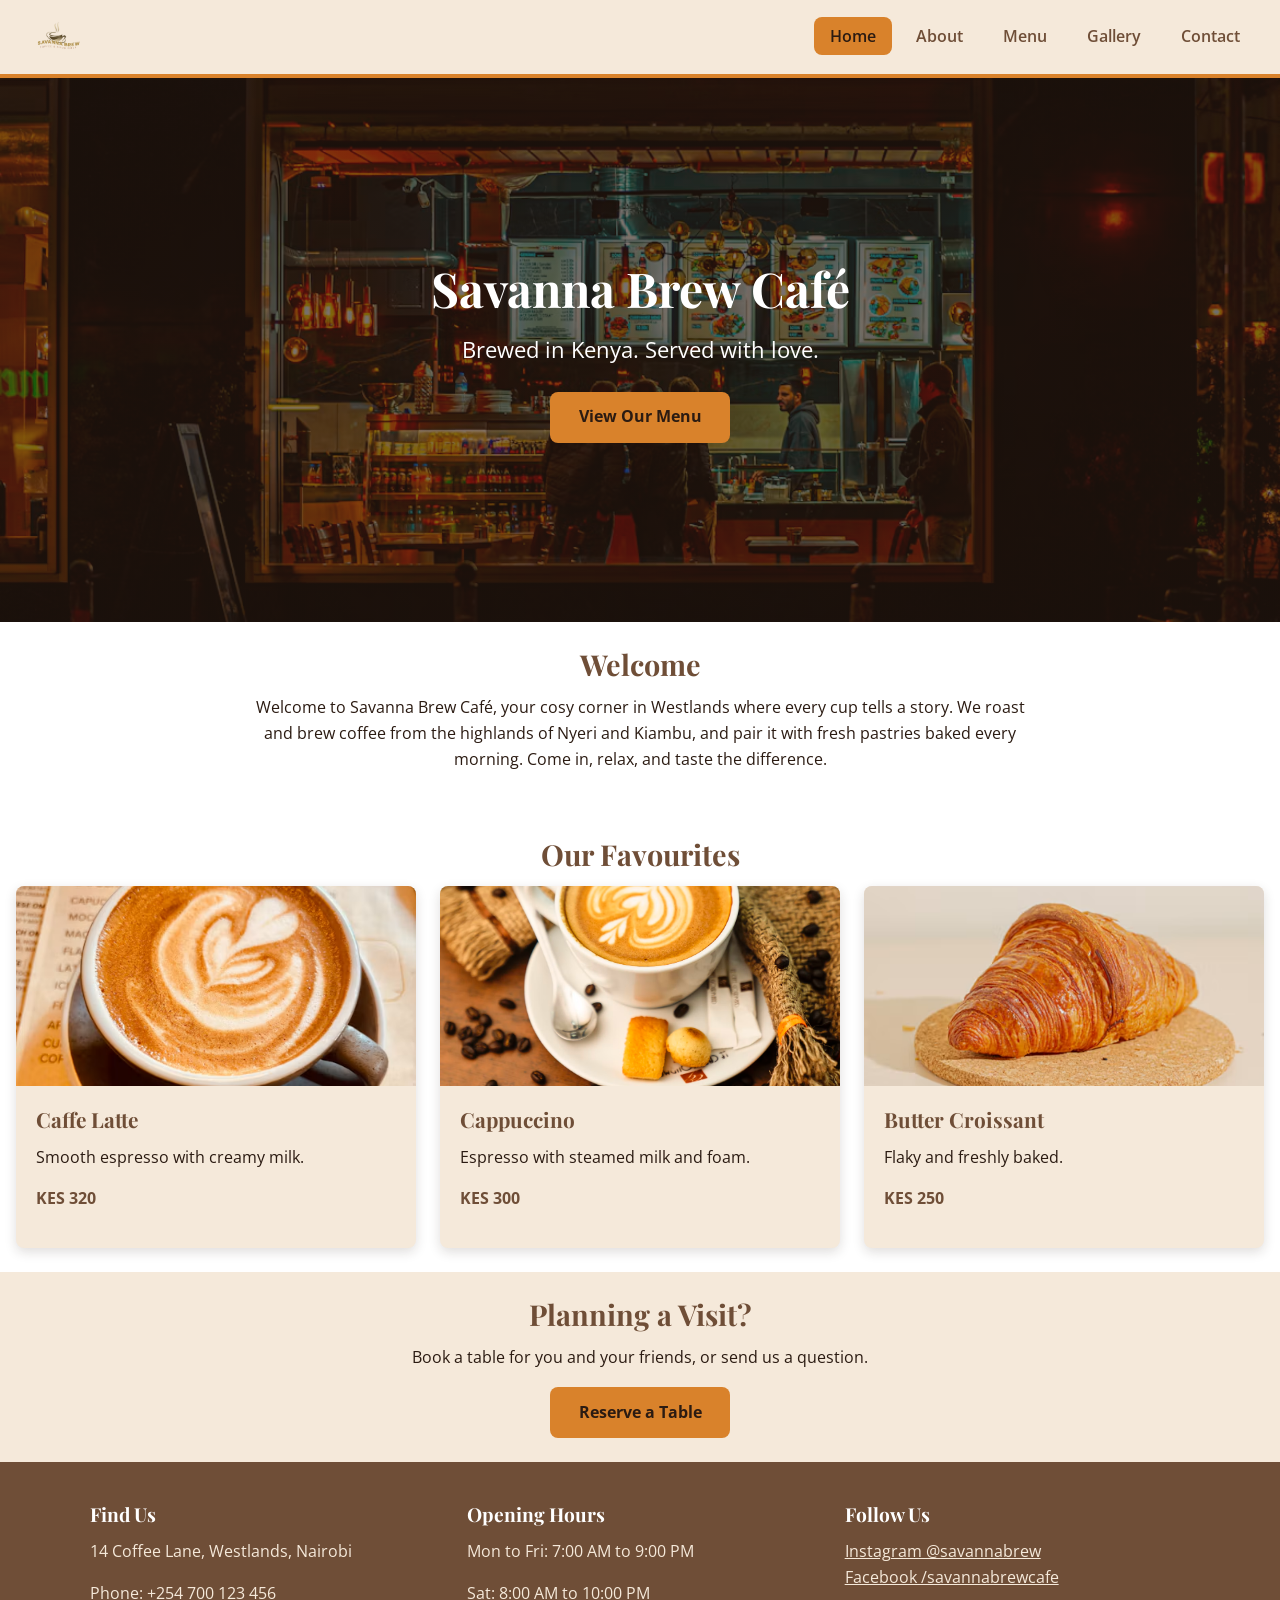
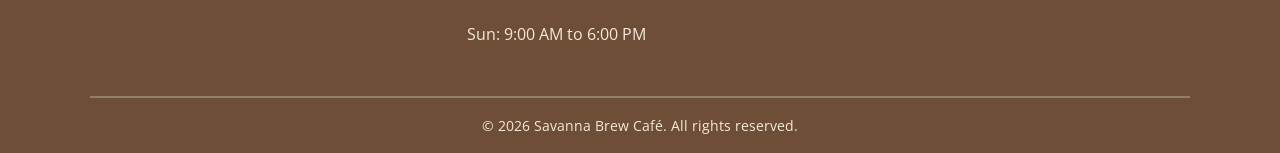
<file: index.html>
<!DOCTYPE html>
<html lang="en">
<head>
    <meta charset="UTF-8">
    <meta name="viewport" content="width=device-width, initial-scale=1.0">
    <title>Home</title>
    <link rel="preconnect" href="https://fonts.googleapis.com">
    <link rel="preconnect" href="https://fonts.gstatic.com" crossorigin>
    <link href="https://fonts.googleapis.com/css2?family=Open+Sans:wght@400;600;700&family=Playfair+Display:wght@600;700&display=swap" rel="stylesheet">
    <link rel="stylesheet" href="css/style.css">
</head>
<body>

    <header class="site-header">
        <a href="index.html" class="logo">
            <img src="images/logo.png" alt="Savanna Brew Café logo">
        </a>

        <nav class="main-nav" aria-label="Main navigation">
            <ul>
                <li><a href="index.html" class="active" aria-current="page">Home</a></li>
                <li><a href="about.html">About</a></li>
                <li><a href="menu.html">Menu</a></li>
                <li><a href="gallery.html">Gallery</a></li>
                <li><a href="contact.html">Contact</a></li>
            </ul>
        </nav>
    </header>


        <main>

        <!-- Hero: text sits on top of a background image (set in CSS) -->
        <section class="hero">
            <div class="hero-content">
                <h1>Savanna Brew Café</h1>
                <p class="tagline">Brewed in Kenya. Served with love.</p>
                <a href="menu.html" class="btn">View Our Menu</a>
            </div>
        </section>

        <!-- Welcome text -->
        <section class="container welcome">
            <h2>Welcome</h2>
            <p>Welcome to Savanna Brew Café, your cosy corner in Westlands where every cup tells a story. 
                We roast and brew coffee from the highlands of Nyeri and Kiambu, and pair it with fresh pastries baked every morning. 
                Come in, relax, and taste the difference.</p>
        </section>

        <!-- Three favourite items as cards -->
        <section class="container favourites">
            <h2>Our Favourites</h2>
            <div class="card-row">

                <article class="card">
                    <img src="images/latte.avif" alt="A creamy caffe latte in a ceramic cup">
                    <div class="card-body">
                        <h3>Caffe Latte</h3>
                        <p>Smooth espresso with creamy milk.</p>
                        <p class="price">KES 320</p>
                    </div>
                </article>

                <article class="card">
                    <img src="images/cappuccino.avif" alt="A cappuccino topped with frothy milk foam">
                    <div class="card-body">
                        <h3>Cappuccino</h3>
                        <p>Espresso with steamed milk and foam.</p>
                        <p class="price">KES 300</p>
                    </div>
                </article>

                <article class="card">
                    <img src="images/croissant.avif" alt="A flaky butter croissant on a plate">
                    <div class="card-body">
                        <h3>Butter Croissant</h3>
                        <p>Flaky and freshly baked.</p>
                        <p class="price">KES 250</p>
                    </div>
                </article>

            </div>
        </section>

        <!-- Call to action -->
        <section class="cta">
            <div class="container">
                <h2>Planning a Visit?</h2>
                <p>Book a table for you and your friends, or send us a question.</p>
                <a href="contact.html" class="btn">Reserve a Table</a>
            </div>
        </section>

    </main>

    <!-- footer -->
     <footer class="site-footer">
        <div class="footer-columns">

            <section class="footer-col">
                <h2>Find Us</h2>
                <p>14 Coffee Lane, Westlands, Nairobi</p>
                <p>Phone: +254 700 123 456</p>
            </section>

            <section class="footer-col">
                <h2>Opening Hours</h2>
                <p>Mon to Fri: 7:00 AM to 9:00 PM</p>
                <p>Sat: 8:00 AM to 10:00 PM</p>
                <p>Sun: 9:00 AM to 6:00 PM</p>
            </section>

            <section class="footer-col">
                <h2>Follow Us</h2>
                <ul>
                    <li><a href="https://www.instagram.com" target="_blank" rel="noopener">Instagram @savannabrew</a></li>
                    <li><a href="https://www.facebook.com" target="_blank" rel="noopener">Facebook /savannabrewcafe</a></li>
                </ul>
            </section>

        </div>

        <p class="copyright">&copy; 2026 Savanna Brew Café. All rights reserved.</p>
    </footer>
</body>
</html>
</file>
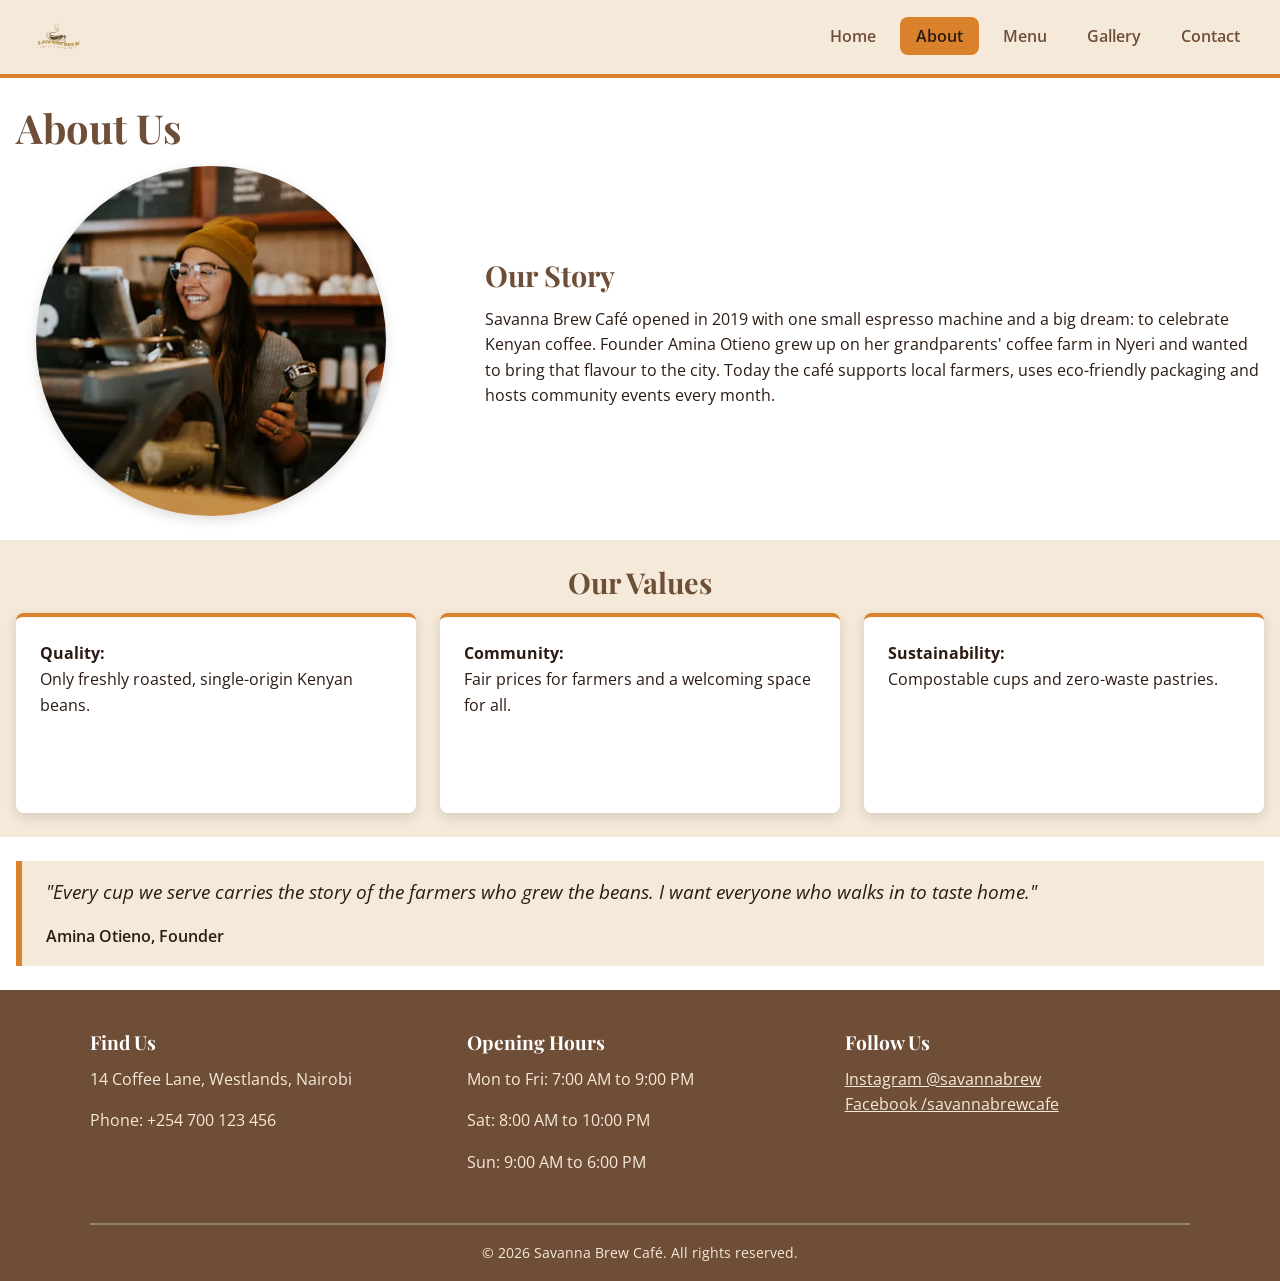
<file: about.html>
<!DOCTYPE html>
<html lang="en">
<head>
    <meta charset="UTF-8">
    <meta name="viewport" content="width=device-width, initial-scale=1.0">
    <title>Savanna Brew Café</title>
    <link rel="preconnect" href="https://fonts.googleapis.com">
    <link rel="preconnect" href="https://fonts.gstatic.com" crossorigin>
    <link href="https://fonts.googleapis.com/css2?family=Open+Sans:wght@400;600;700&family=Playfair+Display:wght@600;700&display=swap" rel="stylesheet">
    <link rel="stylesheet" href="css/style.css">
</head>
<body>

    <header class="site-header">
        <a href="index.html" class="logo">
            <img src="images/logo.png" alt="Savanna Brew Café logo">
        </a>

        <nav class="main-nav" aria-label="Main navigation">
            <ul>
                <li><a href="index.html" >Home</a></li>
                <li><a href="about.html" class="active" aria-current="page">About</a></li>
                <li><a href="menu.html">Menu</a></li>
                <li><a href="gallery.html">Gallery</a></li>
                <li><a href="contact.html">Contact</a></li>
            </ul>
        </nav>
    </header>


        <main>

        <section class="container">
            <h1>About Us</h1>
            <div class="about-grid">
                <img src="images/about-owner.avif" alt="Amina Otieno, the café owner, smiling behind the counter" class="owner-photo">
                <article>
                    <h2>Our Story</h2>
                    <p>Savanna Brew Café opened in 2019 with one small espresso machine and a big dream: 
                        to celebrate Kenyan coffee. Founder Amina Otieno grew up on her grandparents' 
                        coffee farm in Nyeri and wanted to bring that flavour to the city.
                         Today the café supports local farmers, uses eco-friendly packaging and hosts
                          community events every month.</p>
                </article>
            </div>
        </section>

        <section class="values">
            <div class="container">
                <h2>Our Values</h2>
                <ul class="values-list">
                    <li><strong>Quality:</strong><br/> Only freshly roasted, single-origin Kenyan beans.</li>
                    <li><strong>Community:</strong> <br/>Fair prices for farmers and a welcoming space for all.</li>
                    <li><strong>Sustainability:</strong> <br/>Compostable cups and zero-waste pastries.</li>
                </ul>
            </div>
        </section>

        <section class="container">
            <blockquote>
                <p>"Every cup we serve carries the story of the farmers who grew the beans.
                     I want everyone who walks in to taste home."</p>
                <p class="quote-author">Amina Otieno, Founder</p>
            </blockquote>
        </section>

    </main>

    <!-- footer -->
     <footer class="site-footer">
        <div class="footer-columns">

            <section class="footer-col">
                <h2>Find Us</h2>
                <p>14 Coffee Lane, Westlands, Nairobi</p>
                <p>Phone: +254 700 123 456</p>
            </section>

            <section class="footer-col">
                <h2>Opening Hours</h2>
                <p>Mon to Fri: 7:00 AM to 9:00 PM</p>
                <p>Sat: 8:00 AM to 10:00 PM</p>
                <p>Sun: 9:00 AM to 6:00 PM</p>
            </section>

            <section class="footer-col">
                <h2>Follow Us</h2>
                <ul>
                    <li><a href="https://www.instagram.com" target="_blank" rel="noopener">Instagram @savannabrew</a></li>
                    <li><a href="https://www.facebook.com" target="_blank" rel="noopener">Facebook /savannabrewcafe</a></li>
                </ul>
            </section>

        </div>

        <p class="copyright">&copy; 2026 Savanna Brew Café. All rights reserved.</p>
    </footer>
</body>
</html>
</file>
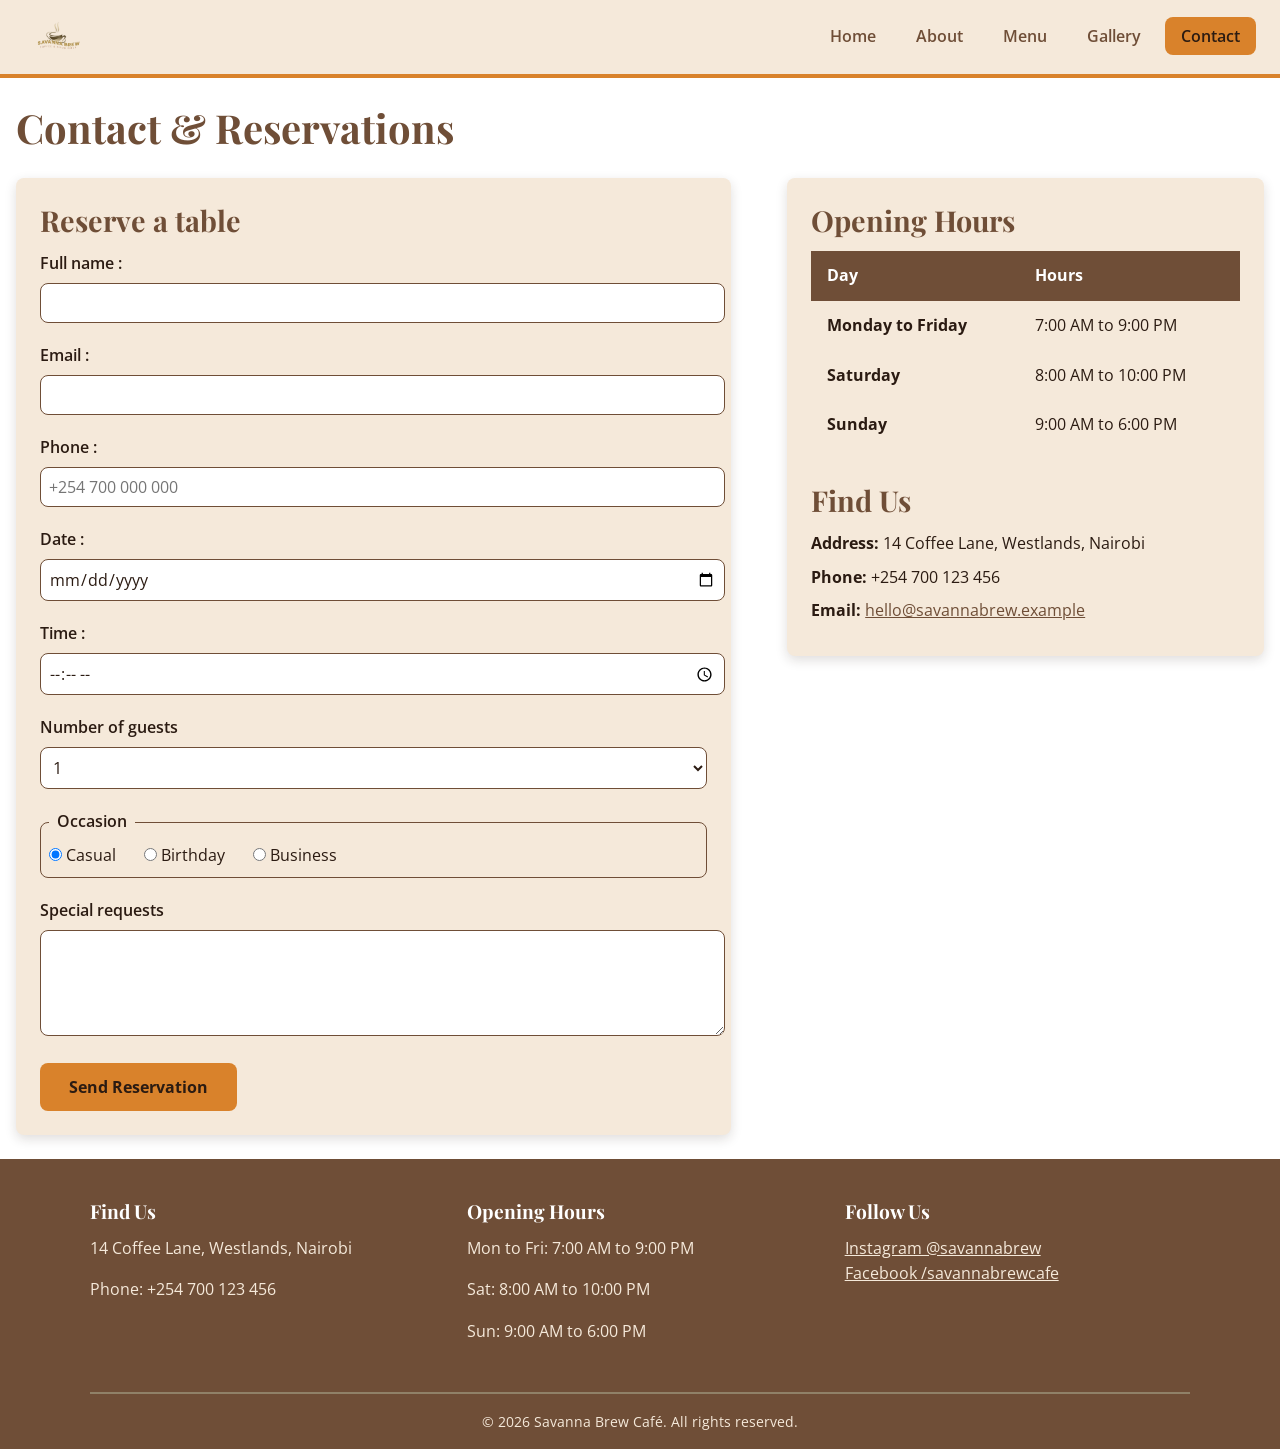
<file: contact.html>
<!DOCTYPE html>
<html lang="en">
<head>
    <meta charset="UTF-8">
    <meta name="viewport" content="width=device-width, initial-scale=1.0">
    <title>Savanna Brew Café | Contact &amp; Reservations</title>
    <link rel="preconnect" href="https://fonts.googleapis.com">
    <link rel="preconnect" href="https://fonts.gstatic.com" crossorigin>
    <link href="https://fonts.googleapis.com/css2?family=Open+Sans:wght@400;600;700&family=Playfair+Display:wght@600;700&display=swap" rel="stylesheet">
    <link rel="stylesheet" href="css/style.css">
</head>
<body>

    <header class="site-header">
        <a href="index.html" class="logo">
            <img src="images/logo.png" alt="Savanna Brew Café logo">
        </a>

        <nav class="main-nav" aria-label="Main navigation">
            <ul>
                <li><a href="index.html" >Home</a></li>
                <li><a href="about.html">About</a></li>
                <li><a href="menu.html">Menu</a></li>
                <li><a href="gallery.html">Gallery</a></li>
                <li><a href="contact.html" class="active" aria-current="page">Contact</a></li>
            </ul>
        </nav>
    </header>


    <main class="container">
        <h1>Contact & Reservations</h1>
        <div class="contact-grid">
            <section class="reservation contact-panel">
                <h2>Reserve a table</h2>
                <form action="#" method="get"> 
                    <div class="form-group">
                        <label for="name">Full name :</label>
                        <input type="text" id="name" name="name" class="form-control" required>
                    </div>

                    <div class="form-group">
                        <label for="email">Email :</label>
                        <input type="email" id="email" name="email" class="form-control" required>
                    </div>

                    <div class="form-group">
                        <label for="phone">Phone :</label>
                        <input type="tel" id="phone" name="phone" class="form-control" placeholder="+254 700 000 000">
                    </div>

                    <div class="form-group">
                        <label for="date">Date :</label>
                        <input type="date" id="date" name="date" class="form-control" required>
                    </div>

                    <div class="form-group">
                        <label for="time">Time :</label>
                        <input type="time" id="time" name="time" class="form-control" required>
                    </div>
                    <div class="form-group">
                        <label for="guests">Number of guests</label>
                        <select id="guests" name="guests" class="form-control">
                            <option value="1">1</option>
                            <option value="2">2</option>
                            <option value="3">3</option>
                            <option value="4">4</option>
                            <option value="5">5</option>
                            <option value="6">6</option>
                            <option value="7">7</option>
                            <option value="8">8</option>
                            <option value="9">9</option>
                            <option value="10">10</option>
                        </select>
                    </div>

                    <fieldset>
                        <legend>Occasion</legend>
                        <div class="radio-option">
                            <input type="radio" id="occ-casual" name="occasion" value="casual" checked>
                            <label for="occ-casual">Casual</label>
                        </div>
                        <div class="radio-option">
                            <input type="radio" id="occ-birthday" name="occasion" value="birthday">
                            <label for="occ-birthday">Birthday</label>
                        </div>
                        <div class="radio-option">
                            <input type="radio" id="occ-business" name="occasion" value="business">
                            <label for="occ-business">Business</label>
                        </div>
                    </fieldset>

                    <div class="form-group">
                        <label for="requests">Special requests</label>
                        <textarea id="requests" name="requests" rows="4" class="form-control"></textarea>
                    </div>

                    <button type="submit" class="btn">Send Reservation</button>

                </form>

            </section>

            <aside class="contact-info contact-panel">
                <h2>Opening Hours</h2>
                <div class="table-wrapper">
                    <table class="data-table">
                        <thead>
                            <tr>
                                <th scope="col">Day</th>
                                <th scope="col">Hours</th>
                            </tr>
                        </thead>
                        <tbody>
                            <tr><th scope="row">Monday to Friday</th><td>7:00 AM to 9:00 PM</td></tr>
                            <tr><th scope="row">Saturday</th><td>8:00 AM to 10:00 PM</td></tr>
                            <tr><th scope="row">Sunday</th><td>9:00 AM to 6:00 PM</td></tr>
                        </tbody>
                    </table>
                </div>

                <h2>Find Us</h2>
                <ul class="contact-list">
                    <li><strong>Address:</strong> 14 Coffee Lane, Westlands, Nairobi</li>
                    <li><strong>Phone:</strong> +254 700 123 456</li>
                    <li><strong>Email:</strong> <a href="mailto:hello@savannabrew.example">hello@savannabrew.example</a></li>
                </ul>
            </aside>
        </div>
    </main>

    <!-- footer -->
     <footer class="site-footer">
        <div class="footer-columns">

            <section class="footer-col">
                <h2>Find Us</h2>
                <p>14 Coffee Lane, Westlands, Nairobi</p>
                <p>Phone: +254 700 123 456</p>
            </section>

            <section class="footer-col">
                <h2>Opening Hours</h2>
                <p>Mon to Fri: 7:00 AM to 9:00 PM</p>
                <p>Sat: 8:00 AM to 10:00 PM</p>
                <p>Sun: 9:00 AM to 6:00 PM</p>
            </section>

            <section class="footer-col">
                <h2>Follow Us</h2>
                <ul>
                    <li><a href="https://www.instagram.com" target="_blank" rel="noopener">Instagram @savannabrew</a></li>
                    <li><a href="https://www.facebook.com" target="_blank" rel="noopener">Facebook /savannabrewcafe</a></li>
                </ul>
            </section>

        </div>

        <p class="copyright">&copy; 2026 Savanna Brew Café. All rights reserved.</p>
    </footer>
</body>
</html>
</file>
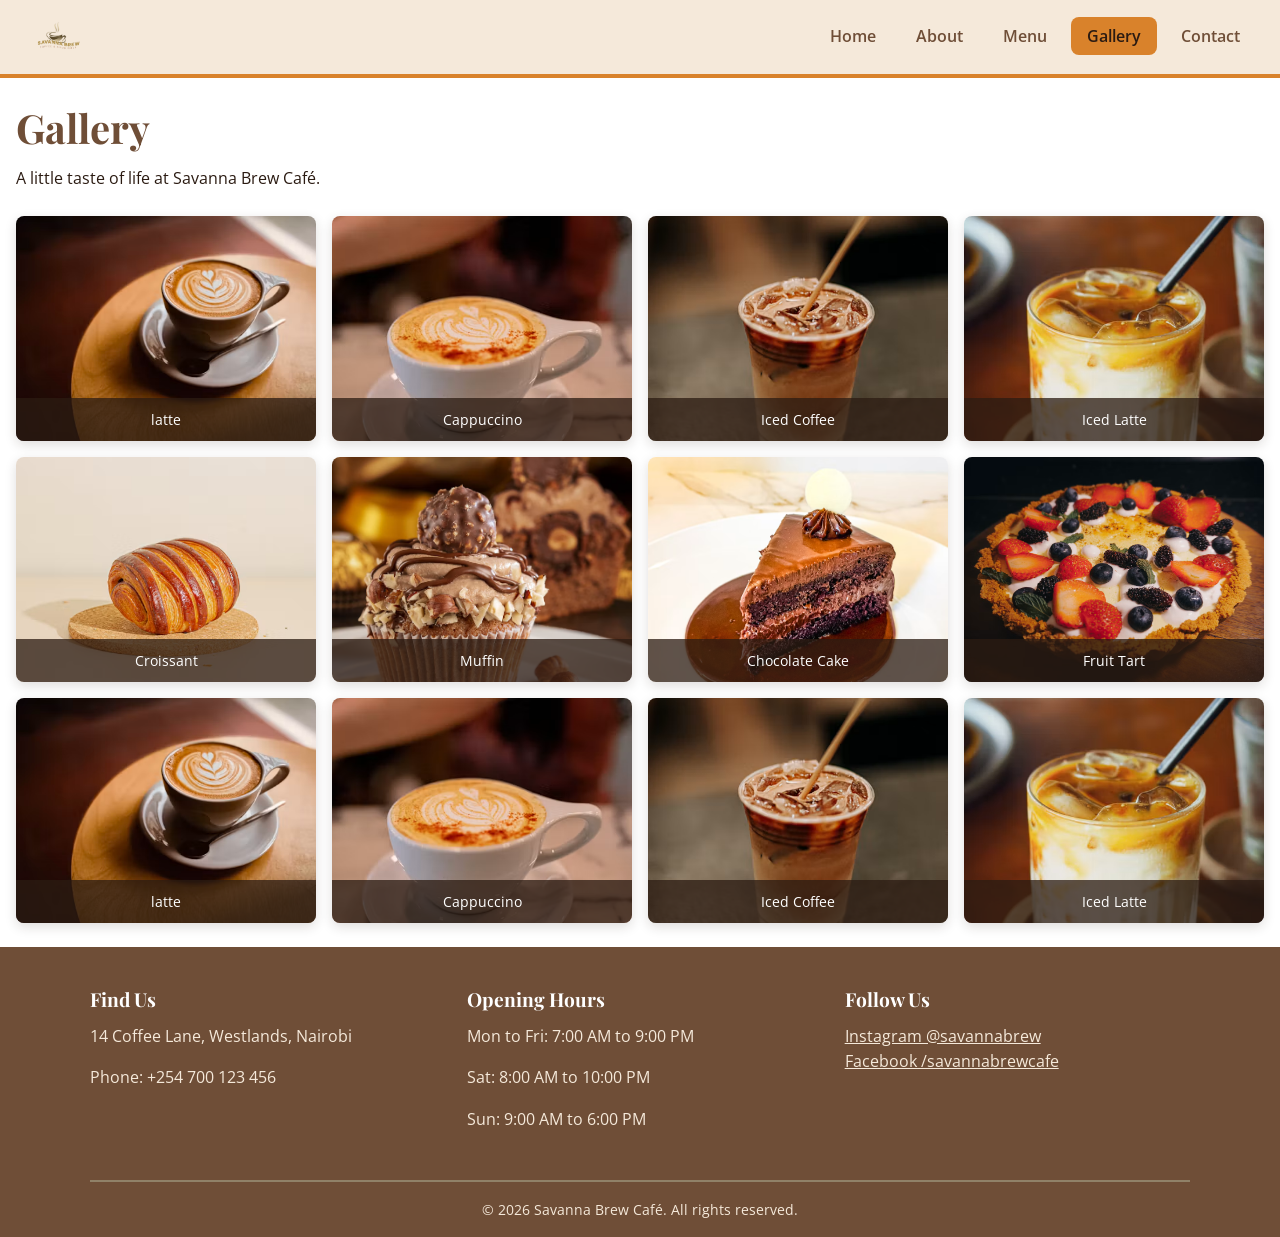
<file: gallery.html>
<!DOCTYPE html>
<html lang="en">
<head>
    <meta charset="UTF-8">
    <meta name="viewport" content="width=device-width, initial-scale=1.0">
    <title>Savanna Brew Café</title>
    <link rel="preconnect" href="https://fonts.googleapis.com">
    <link rel="preconnect" href="https://fonts.gstatic.com" crossorigin>
    <link href="https://fonts.googleapis.com/css2?family=Open+Sans:wght@400;600;700&family=Playfair+Display:wght@600;700&display=swap" rel="stylesheet">
    <link rel="stylesheet" href="css/style.css">
</head>
<body>

    <header class="site-header">
        <a href="index.html" class="logo">
            <img src="images/logo.png" alt="Savanna Brew Café logo">
        </a>

        <nav class="main-nav" aria-label="Main navigation">
            <ul>
                <li><a href="index.html" >Home</a></li>
                <li><a href="about.html">About</a></li>
                <li><a href="menu.html">Menu</a></li>
                <li><a href="gallery.html"class="active" aria-current="page">Gallery</a></li>
                <li><a href="contact.html">Contact</a></li>
            </ul>
        </nav>
    </header>


    <main class="container">
        <h1>Gallery</h1>
        <p>A little taste of life at Savanna Brew Café.</p>

        <div class="gallery-grid">
            <figure class="gallery-item">
                <img src="images/gallery-1.avif" alt="Latte art in a white cup on a wooden table">
                <figcaption>latte </figcaption>
            </figure>
            <figure class="gallery-item">
                <img src="images/gallery-2.avif" alt="Golden butter croissants on a baking tray">
                <figcaption>Cappuccino</figcaption>
            </figure>
            <figure class="gallery-item">
                <img src="images/gallery-3.avif" alt="The cosy seating area inside the café">
                <figcaption>Iced Coffee</figcaption>
            </figure>
            <figure class="gallery-item">
                <img src="images/gallery-4.avif" alt="A glass of cold brew coffee over ice">
                <figcaption>Iced Latte</figcaption>
            </figure>
            <figure class="gallery-item">
                <img src="images/gallery-5.avif" alt="Friends chatting over coffee at a table">
                <figcaption>Croissant</figcaption>
            </figure>
            <figure class="gallery-item">
                <img src="images/gallery-6.avif" alt="Slices of banana bread with walnuts">
                <figcaption>Muffin</figcaption>
            </figure>
            <figure class="gallery-item">
                <img src="images/gallery-7.avif" alt="A barista preparing espresso at the counter">
                <figcaption>Chocolate Cake</figcaption>
            </figure>
            <figure class="gallery-item">
                <img src="images/gallery-8.avif" alt="Customers relaxing inside Savanna Brew Café">
                <figcaption>Fruit Tart</figcaption>
            </figure>
             <figure class="gallery-item">
                <img src="images/gallery-1.avif" alt="Latte art in a white cup on a wooden table">
                <figcaption>latte </figcaption>
            </figure>
            <figure class="gallery-item">
                <img src="images/gallery-2.avif" alt="Golden butter croissants on a baking tray">
                <figcaption>Cappuccino</figcaption>
            </figure>
            <figure class="gallery-item">
                <img src="images/gallery-3.avif" alt="The cosy seating area inside the café">
                <figcaption>Iced Coffee</figcaption>
            </figure>
            <figure class="gallery-item">
                <img src="images/gallery-4.avif" alt="A glass of cold brew coffee over ice">
                <figcaption>Iced Latte</figcaption>
            </figure>
           
        </div>
    </main>

    <!-- footer -->
     <footer class="site-footer">
        <div class="footer-columns">

            <section class="footer-col">
                <h2>Find Us</h2>
                <p>14 Coffee Lane, Westlands, Nairobi</p>
                <p>Phone: +254 700 123 456</p>
            </section>

            <section class="footer-col">
                <h2>Opening Hours</h2>
                <p>Mon to Fri: 7:00 AM to 9:00 PM</p>
                <p>Sat: 8:00 AM to 10:00 PM</p>
                <p>Sun: 9:00 AM to 6:00 PM</p>
            </section>

            <section class="footer-col">
                <h2>Follow Us</h2>
                <ul>
                    <li><a href="https://www.instagram.com" target="_blank" rel="noopener">Instagram @savannabrew</a></li>
                    <li><a href="https://www.facebook.com" target="_blank" rel="noopener">Facebook /savannabrewcafe</a></li>
                </ul>
            </section>

        </div>

        <p class="copyright">&copy; 2026 Savanna Brew Café. All rights reserved.</p>
    </footer>
</body>
</html>
</file>
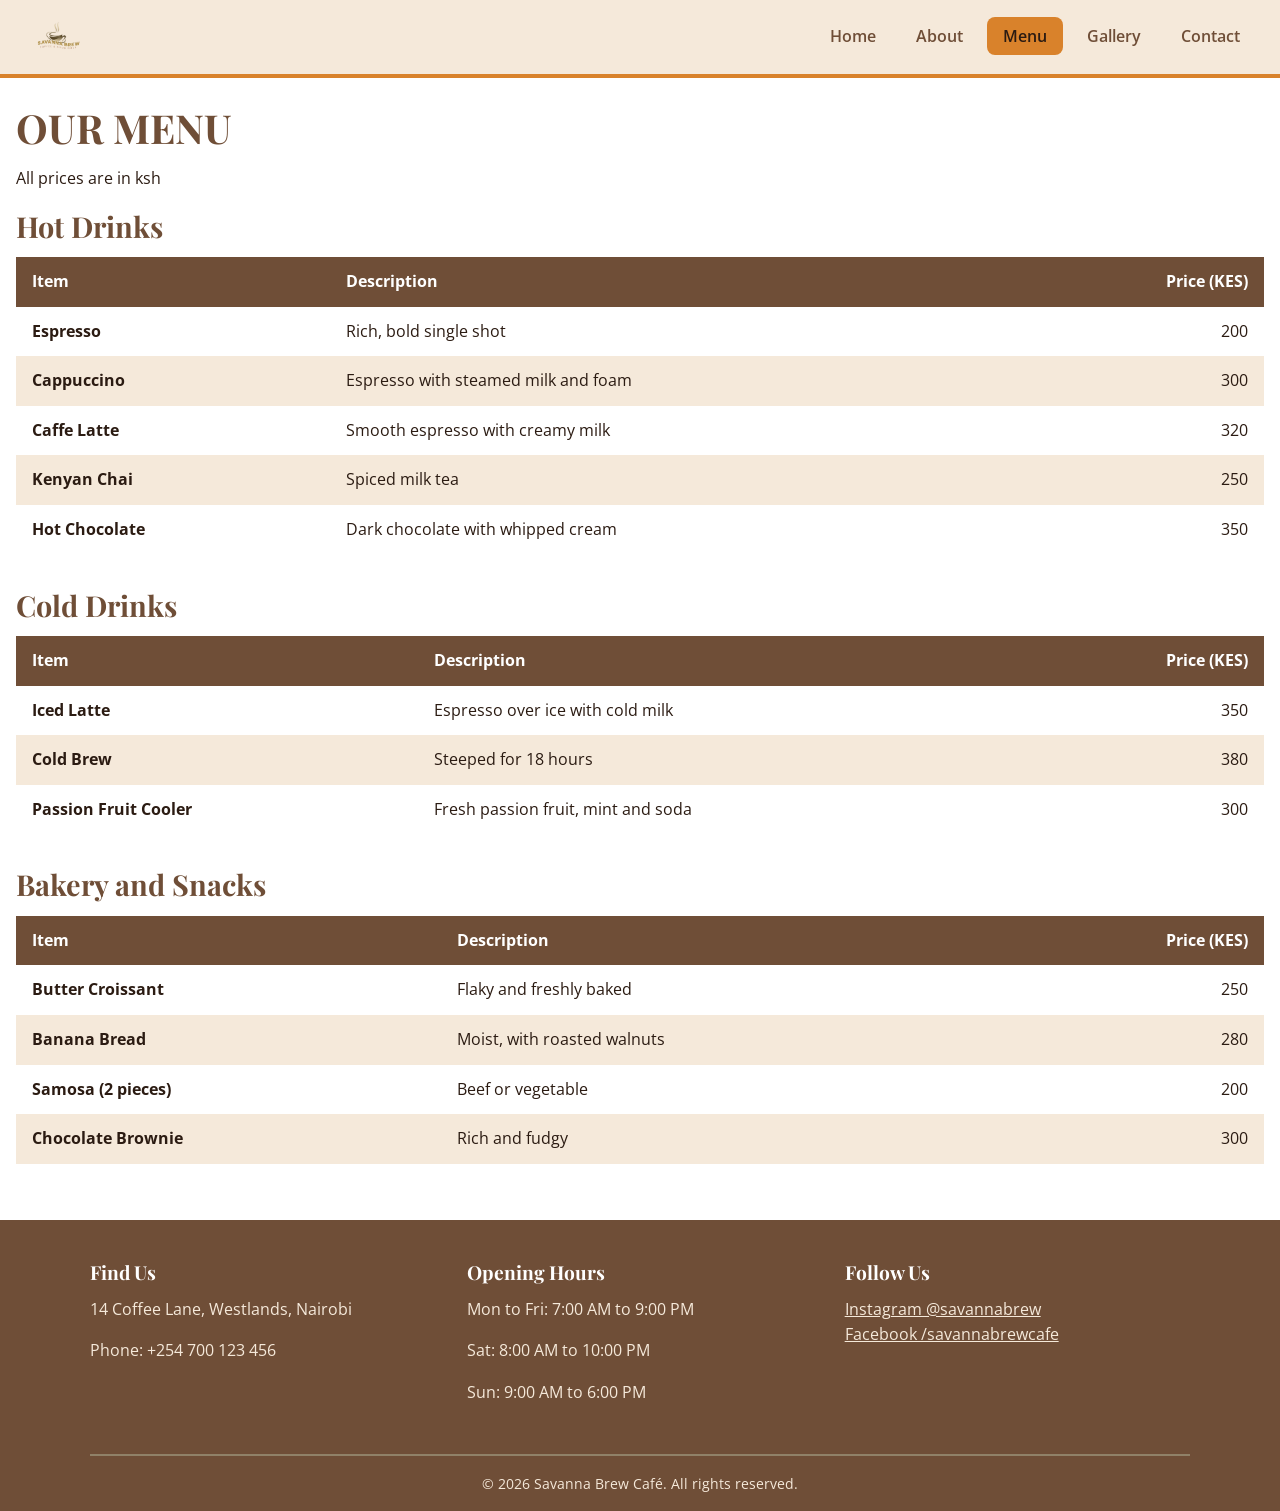
<file: menu.html>
<!DOCTYPE html>
<html lang="en">
<head>
    <meta charset="UTF-8">
    <meta name="viewport" content="width=device-width, initial-scale=1.0">
    <title>Savanna Brew Café</title>
    <link rel="preconnect" href="https://fonts.googleapis.com">
    <link rel="preconnect" href="https://fonts.gstatic.com" crossorigin>
    <link href="https://fonts.googleapis.com/css2?family=Open+Sans:wght@400;600;700&family=Playfair+Display:wght@600;700&display=swap" rel="stylesheet">
    <link rel="stylesheet" href="css/style.css">
</head>
<body>

    <header class="site-header">
        <a href="index.html" class="logo">
            <img src="images/logo.png" alt="Savanna Brew Café logo">
        </a>

        <nav class="main-nav" aria-label="Main navigation">
            <ul>
                <li><a href="index.html" >Home</a></li>
                <li><a href="about.html">About</a></li>
                <li><a href="menu.html"class="active" aria-current="page">Menu</a></li>
                <li><a href="gallery.html">Gallery</a></li>
                <li><a href="contact.html">Contact</a></li>
            </ul>
        </nav>
    </header>


    <main class="container">
        <h1>OUR MENU</h1>
        <p>All prices are in ksh</p>

        <section>
            <h2>Hot Drinks</h2>
            <div class="table-wrapper">
                <table class="data-table">
                    <thead>
                        <tr>
                            <th scope="col">Item</th>
                            <th scope="col">Description</th>
                            <th scope="col" class="price-col">Price (KES)</th>
                        </tr>
                    </thead>
                    <tbody>
                        <tr><th scope="row">Espresso</th><td>Rich, bold single shot</td><td class="price-col">200</td></tr>
                        <tr><th scope="row">Cappuccino</th><td>Espresso with steamed milk and foam</td><td class="price-col">300</td></tr>
                        <tr><th scope="row">Caffe Latte</th><td>Smooth espresso with creamy milk</td><td class="price-col">320</td></tr>
                        <tr><th scope="row">Kenyan Chai</th><td>Spiced milk tea</td><td class="price-col">250</td></tr>
                        <tr><th scope="row">Hot Chocolate</th><td>Dark chocolate with whipped cream</td><td class="price-col">350</td></tr>
                    </tbody>

                </table>
            </div>
        </section>
       
         <section>
            <h2>Cold Drinks</h2>
            <div class="table-wrapper">
                <table class="data-table">
                    <thead>
                        <tr>
                            <th scope="col">Item</th>
                            <th scope="col">Description</th>
                            <th scope="col" class="price-col">Price (KES)</th>
                        </tr>
                    </thead>
                    <tbody>
                        <tr><th scope="row">Iced Latte</th><td>Espresso over ice with cold milk</td><td class="price-col">350</td></tr>
                        <tr><th scope="row">Cold Brew</th><td>Steeped for 18 hours</td><td class="price-col">380</td></tr>
                        <tr><th scope="row">Passion Fruit Cooler</th><td>Fresh passion fruit, mint and soda</td><td class="price-col">300</td></tr>
                    </tbody>
                </table>
            </div>
        </section>

        <section>
            <h2>Bakery and Snacks</h2>
            <div class="table-wrapper">
                <table class="data-table">
                    <thead>
                        <tr>
                            <th scope="col">Item</th>
                            <th scope="col">Description</th>
                            <th scope="col" class="price-col">Price (KES)</th>
                        </tr>
                    </thead>
                    <tbody>
                        <tr><th scope="row">Butter Croissant</th><td>Flaky and freshly baked</td><td class="price-col">250</td></tr>
                        <tr><th scope="row">Banana Bread</th><td>Moist, with roasted walnuts</td><td class="price-col">280</td></tr>
                        <tr><th scope="row">Samosa (2 pieces)</th><td>Beef or vegetable</td><td class="price-col">200</td></tr>
                        <tr><th scope="row">Chocolate Brownie</th><td>Rich and fudgy</td><td class="price-col">300</td></tr>
                    </tbody>
                </table>
            </div>
        </section>
    </main>

    <!-- footer -->
     <footer class="site-footer">
        <div class="footer-columns">

            <section class="footer-col">
                <h2>Find Us</h2>
                <p>14 Coffee Lane, Westlands, Nairobi</p>
                <p>Phone: +254 700 123 456</p>
            </section>

            <section class="footer-col">
                <h2>Opening Hours</h2>
                <p>Mon to Fri: 7:00 AM to 9:00 PM</p>
                <p>Sat: 8:00 AM to 10:00 PM</p>
                <p>Sun: 9:00 AM to 6:00 PM</p>
            </section>

            <section class="footer-col">
                <h2>Follow Us</h2>
                <ul>
                    <li><a href="https://www.instagram.com" target="_blank" rel="noopener">Instagram @savannabrew</a></li>
                    <li><a href="https://www.facebook.com" target="_blank" rel="noopener">Facebook /savannabrewcafe</a></li>
                </ul>
            </section>

        </div>

        <p class="copyright">&copy; 2026 Savanna Brew Café. All rights reserved.</p>
    </footer>
</body>
</html>
</file>
<file: css/style.css>
:root {
    --primary: #6F4E37;        /* brown */
    --secondary: #F5E9DA;      /* cream */
    --accent: #D9822B;         /* savanna orange */
    --accent-dark: #A55A14;    /* darker orange */
    --text-dark: #2B1B12;
    --white: #FFFFFF;
    --cream-dark: #EBD7BE;     

    --font-heading: "Playfair Display", Georgia, serif;
    --font-body: "Open Sans", Arial, sans-serif;

    --radius: 8px;
    --shadow: 0 4px 12px rgba(43, 27, 18, 0.15);
    --transition: 0.3s ease;
}
* {
    margin: 0;
    padding: 0;
    box-sizing: border border-box;
}

body {
    font-family: var(--font-body);
    font-size: 1rem;           
    line-height: 1.6;
    color: var(--text-dark);
    background-color: var(--white);
}

h1, h2, h3 {
    font-family: var(--font-heading);
    line-height: 1.3;
    color: var(--primary);
    margin-bottom: 0.75rem;
}

h1 { font-size: 2.5rem; }
h2 { font-size: 1.8rem; }
h3 { font-size: 1.3rem; }

p {
    margin-bottom: 1rem;
}

img {
    max-width: 100%;           
    display: block;
}

a {
    color: var(--primary);
    transition: color var(--transition);
}

a:hover {
    color: var(--accent-dark);
    text-decoration: underline;
}

/* to center the contents and limit the widtha */
.container {
    max-width: 1300px;
    margin: 0 auto;
    padding: 1.5rem 1rem;
}

/* HEADER */
.site-header {
    display: flex;
    justify-content: space-between;
    align-items: center;
    padding: 0.75rem 1.5rem;
    background-color: var(--secondary);
    border-bottom: 4px solid var(--accent);
}

.logo img {
    height: 50px;
    width: auto;
}

.main-nav ul {
    display: flex;
    list-style: none;
    gap: 0.5rem;
}

.main-nav a {
    /* display: block; */
    padding: 0.5rem 1rem;
    color: var(--primary);
    font-weight: 600;
    text-decoration: none;
    border-radius: var(--radius);
}

.main-nav a:hover,
.main-nav a:focus-visible {
    background-color: var(--primary);
    color: var(--white);
    text-decoration: none;
}

/* this will us the active page */
.main-nav a.active {
    background-color: var(--accent);
    color: var(--text-dark);
}

/* Buttons */
.btn {
    display: inline-block;
    padding: 0.8rem 1.8rem;
    background-color: var(--accent);
    color: var(--text-dark);
    font-family: var(--font-body);
    font-size: 1rem;
    font-weight: 700;
    text-decoration: none;
    border: none;
    border-radius: var(--radius);
    cursor: pointer;
    transition: background-color var(--transition), color var(--transition), transform var(--transition);
}

.btn:hover,
.btn:focus-visible {
    background-color: var(--primary);
    color: var(--white);
    text-decoration: none;
    transform: translateY(-3px);
}

/* footer css */
.site-footer {
    background-color: var(--primary);
    color: var(--secondary);
    padding: 2.5rem 1.5rem 1rem;
}

.footer-columns {
    max-width: 1100px;
    margin: 0 auto;
    display: grid;
    grid-template-columns: repeat(3, 1fr);
    gap: 2rem;
}

.site-footer h2 {
    color: var(--white);
    font-size: 1.2rem;
}

.site-footer ul {
    list-style: none;
}

.site-footer a {
    color: var(--secondary);
}

.site-footer a:hover {
    color: orange;
}

/* .site-footer a:focus-visible {
    outline-color: var(--white);
} */

.copyright {
    max-width: 1100px;
    margin: 2rem auto 0;
    padding-top: 1rem;
    border-top: 2px solid rgba(219, 245, 218, 0.3);
    text-align: center;
    font-size: 0.9rem;
}

/* Home page css */

.hero {
    min-height: 480px;
    display: flex;
    align-items: center;
    justify-content: center;
    padding: 2rem 1rem;
    text-align: center;
    color: var(--white);
    background: linear-gradient(rgba(43, 27, 18, 0.6), rgba(43, 27, 18, 0.6)),
                url("../images/hero.avif") center / cover no-repeat;
}

.hero h1 {
    color: var(--white);
    font-size: 3rem;
}
.tagline {
    font-size: 1.4rem;
    margin-bottom: 1.5rem;
}

.welcome {
    max-width: 800px;
    text-align: center;
}

.favourites h2,
.cta h2 {
    text-align: center;
}

.card-row {
    display: flex;
    gap: 1.5rem;
}

.card {
    flex: 1;                   
    background-color: var(--secondary);
    border-radius: var(--radius);
    overflow: hidden;
    box-shadow: var(--shadow);
    transition: transform var(--transition), box-shadow var(--transition);
}

.card:hover {
    transform: translateY(-8px);
    box-shadow: 0 12px 24px rgba(43, 27, 18, 0.25);
}

.card img {
    width: 100%;
    height: 200px;
    object-fit: cover;
}
.card-body {
    padding: 1.25rem;
}
.price {
    font-weight: 700;
    color: var(--primary);
}
.cta {
    background-color: var(--secondary);
    text-align: center;
}

/* About page css */
.about-grid {
    display: grid;
    grid-template-columns: 1fr 2fr;
    gap: 5rem;
    align-items: center;
}

.owner-photo {
    width: 100%;
    max-width: 350px;
    aspect-ratio: 1 / 1;
    object-fit: cover;
    border-radius: 50%;        
    margin: 0 auto;
    box-shadow: var(--shadow);
}

.values {
    background-color: var(--secondary);
}

.values h2 {
    text-align: center;
}

.values-list {
    list-style: none;
    display: grid;
    grid-template-columns: repeat(3, 1fr);
    gap: 1.5rem;
    height: 200px;
}

.values-list li {
    background-color: var(--white);
    padding: 1.5rem;
    border-top: 4px solid var(--accent);
    border-radius: var(--radius);
    box-shadow: var(--shadow);
}

blockquote {
    padding: 1rem 1.5rem;
    background-color: var(--secondary);
    border-left: 6px solid var(--accent);
    font-size: 1.2rem;
    font-style: italic;
}

.quote-author {
    margin-bottom: 0;
    font-size: 1rem;
    font-style: normal;
    font-weight: 600;
}

/* Menu page css */

.table-wrapper {
    overflow-x: auto;
    margin-bottom: 2rem;

}

.data-table {
    width: 100%;
    min-width: 420px;          
    border-collapse: collapse;
}

.data-table th,
.data-table td {
    padding: 0.75rem 1rem;
    text-align: left;
}
.data-table thead th {
    background-color: var(--primary);
    color: var(--white);
}

.data-table tbody tr:nth-child(even) {
    background-color: var(--secondary);
}
.data-table tbody tr {
    transition: background-color var(--transition);
}
.data-table tbody tr:hover {
    background-color: var(--cream-dark);
}
.data-table .price-col {
    text-align: right;
}

/* gallery page css */
.gallery-grid {
    display: grid;
    grid-template-columns: repeat(4, 1fr);
    gap: 1rem;
    margin-top: 1.5rem;
}

.gallery-item {
    position: relative;        
    overflow: hidden;          
    border-radius: var(--radius);
    box-shadow: var(--shadow);
}

.gallery-item img {
    width: 100%;
    aspect-ratio: 4 / 3;
    object-fit: cover;         
    transition: transform 0.4s ease;
}

.gallery-item:hover img {
    transform: scale(1.2);    
}

.gallery-item figcaption {
    position: absolute;
    left: 0;
    right: 0;
    bottom: 0;
    padding: 0.6rem;
    background-color: rgba(43, 27, 18, 0.75);
    color: var(--white);
    font-size: 0.9rem;
    text-align: center;
}

/* contact page css */
.contact-grid {
    display: grid;
    grid-template-columns: 3fr 2fr;
    gap: 3.5rem;
    margin-top: 1.5rem;
}

/* .contact-grid > * {
    min-width: 0;
} */

.contact-panel {
    padding: 1.5rem;
    background-color: var(--secondary);
    border-radius: var(--radius);
    box-shadow: var(--shadow);
}

.contact-info {
    align-self: start;
}
.contact-list {
    list-style: none;
}

.contact-list li {
    margin-bottom: 0.5rem;
}
.form-group {
    margin-bottom: 1.25rem;
}

.form-group label {
    display: block;
    margin-bottom: 0.4rem;
    font-weight: 600;
}

.form-control {
    width: 100%;
    padding: 0.5rem;
    font-family: var(--font-body);
    font-size: 1rem;
    background-color: var(--white);
    color: var(--text-dark);
    border: 1px solid var(--primary);
    border-radius: var(--radius);
}

/* .form-control:focus {
    outline: 3px solid var(--accent);
    outline-offset: 1px;
} */

fieldset {
    margin-bottom: 1.25rem;
    padding: 0.5rem;
    border: 1px solid var(--primary);
    border-radius: var(--radius);
}
legend {
    padding: 0 0.5rem;
    font-weight: 600;
}
.radio-option {
    display: inline-block;
    margin-right: 1.5rem;
}
.radio-option input:focus-visible {
    outline: 3px solid var(--accent);
}

/* animations */
@keyframes fadeUp {
    from {
        opacity: 0;
        transform: translateY(20px);
    }
    to {
        opacity: 1;
        transform: translateY(0);
    }
}

.hero-content {
    animation: fadeUp 1s ease-out;
}

/* responsive media */

/* Tablet: gallery goes to 2 columns */
@media (max-width: 992px) {
    .gallery-grid {
        grid-template-columns: repeat(2, 1fr);
    }
}

@media (max-width: 768px) {
    .site-header {
        flex-direction: column;    
        gap: 0.75rem;
    }

    .main-nav ul {
        flex-direction: column;   
        text-align: center;
    }

    h1 { font-size: 2rem; }
    .hero h1 { font-size: 2.2rem; }

    .card-row {
        flex-direction: column;
    }

    .about-grid,
    .values-list,
    .contact-grid,
    .footer-columns {
        grid-template-columns: 1fr;
    }
}

/* Phone: gallery goes to 1 column */
@media (max-width: 600px) {
    .gallery-grid {
        grid-template-columns: 1fr;
    }
}
</file>
